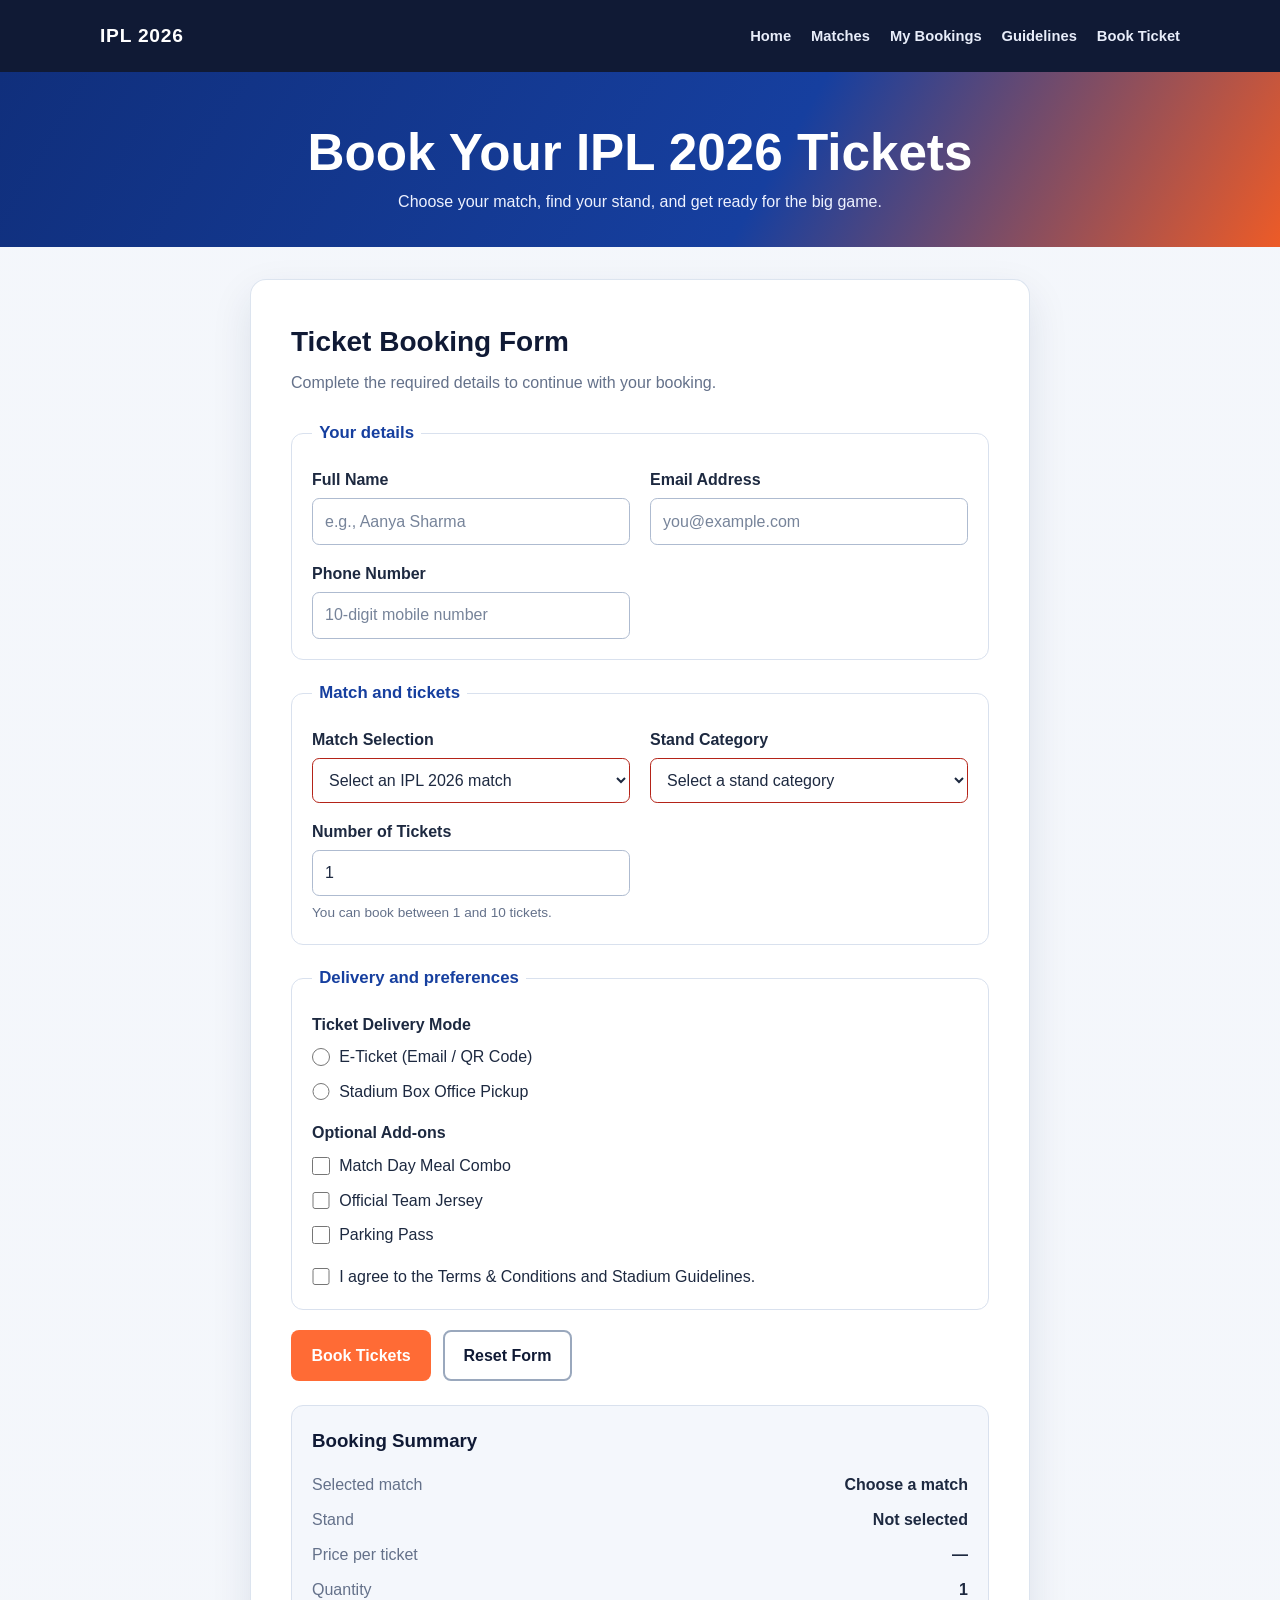
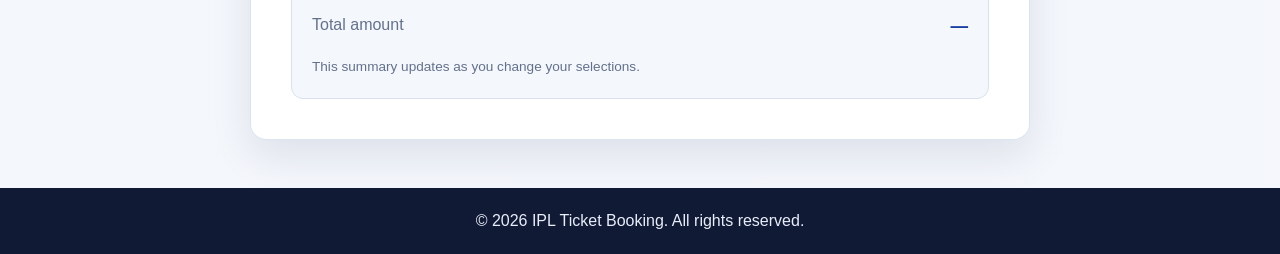
<file: booking.html>
<!DOCTYPE html>
<html lang="en">
  <head>
    <meta charset="utf-8">
    <meta name="viewport" content="width=device-width, initial-scale=1">
    <meta name="description" content="Book your IPL 2026 match tickets.">
    <title>Book Tickets | IPL 2026</title>
    <script src="app.js" defer></script>
    <style>
      :root {
        color-scheme: light;
        --navy: #101a35;
        --blue: #163f9f;
        --orange: #ff6b35;
        --ink: #1d2940;
        --muted: #64718a;
        --page: #f3f6fb;
        --surface: #fff;
        --line: #d9e1ee;
        --valid: #24804a;
        --invalid: #b42318;
        font-family: Inter, "Segoe UI", Roboto, Arial, sans-serif;
      }

      * {
        box-sizing: border-box;
      }

      body {
        min-width: 320px;
        margin: 0;
        background:
          linear-gradient(rgb(243 246 251 / 92%), rgb(243 246 251 / 92%)),
          url("https://i.pinimg.com/236x/5c/45/ab/5c45ab74aacdd85530a22ef5fd481e48.jpg?nii=t")
            center / cover fixed;
        color: var(--ink);
        line-height: 1.6;
      }

      a {
        color: #b9ccff;
        font-weight: 650;
        text-decoration: none;
      }

      a:hover {
        color: #ffb18e;
      }

      a:focus-visible,
      button:focus-visible,
      input:focus-visible,
      select:focus-visible {
        outline: 3px solid #ffab73;
        outline-offset: 3px;
      }

      nav {
        display: flex;
        min-height: 72px;
        align-items: center;
        justify-content: space-between;
        gap: 1rem 2rem;
        padding: 0.8rem max(5vw, calc((100vw - 1080px) / 2));
        background: var(--navy);
        box-shadow: 0 6px 20px rgb(10 20 44 / 18%);
      }

      .brand {
        flex: 0 0 auto;
        color: #fff;
        font-size: 1.2rem;
        font-weight: 850;
        letter-spacing: 0.04em;
      }

      nav ul {
        display: flex;
        flex-wrap: wrap;
        justify-content: flex-end;
        gap: 0.4rem 1.25rem;
        margin: 0;
        padding: 0;
        list-style: none;
      }

      nav li a {
        color: #e8edfa;
        font-size: 0.92rem;
      }

      header {
        padding: 3.25rem 1.25rem 2rem;
        background: linear-gradient(120deg, #102f7c, #163f9f 60%, #ed5b27);
        color: #fff;
        text-align: center;
      }

      header h1 {
        margin: 0 0 0.4rem;
        font-size: clamp(2rem, 5vw, 3.2rem);
        line-height: 1.15;
      }

      header p {
        margin: 0;
        color: #eef2ff;
      }

      main {
        width: min(100% - 2rem, 780px);
        margin: 2rem auto 3rem;
      }

      section {
        padding: clamp(1.25rem, 4vw, 2.5rem);
        border: 1px solid rgb(217 225 238 / 90%);
        border-radius: 1rem;
        background: rgb(255 255 255 / 96%);
        box-shadow: 0 16px 40px rgb(22 39 75 / 10%);
      }

      section > h2 {
        margin: 0 0 0.35rem;
        color: var(--navy);
        font-size: 1.75rem;
      }

      .intro {
        margin: 0 0 1.5rem;
        color: var(--muted);
      }

      fieldset {
        display: grid;
        grid-template-columns: repeat(2, minmax(0, 1fr));
        gap: 1rem 1.25rem;
        min-width: 0;
        margin: 0 0 1.25rem;
        padding: 1.25rem;
        border: 1px solid var(--line);
        border-radius: 0.75rem;
      }

      legend {
        padding: 0 0.45rem;
        color: var(--blue);
        font-size: 1.05rem;
        font-weight: 750;
      }

      .field {
        display: flex;
        min-width: 0;
        flex-direction: column;
        gap: 0.35rem;
      }

      .field > label,
      .group-label {
        font-weight: 700;
      }

      input:not([type="radio"]):not([type="checkbox"]),
      select {
        width: 100%;
        min-height: 2.8rem;
        padding: 0.6rem 0.75rem;
        border: 1px solid #aebbd0;
        border-radius: 0.45rem;
        background: var(--surface);
        color: var(--ink);
        font: inherit;
        transition: border-color 150ms ease, box-shadow 150ms ease;
      }

      input::placeholder {
        color: #77849a;
      }

      input:focus,
      select:focus {
        border-color: var(--blue);
        box-shadow: 0 0 0 3px rgb(22 63 159 / 14%);
      }

      input:valid,
      select:valid {
        border-color: var(--valid);
      }

      input:invalid,
      select:invalid {
        border-color: var(--invalid);
      }

      .help {
        margin: 0;
        color: var(--muted);
        font-size: 0.85rem;
      }

      .choice-group {
        grid-column: 1 / -1;
      }

      .choices {
        display: grid;
        gap: 0.55rem;
        margin-top: 0.45rem;
      }

      .choice {
        display: flex;
        align-items: flex-start;
        gap: 0.6rem;
      }

      .choice input {
        width: 1.1rem;
        height: 1.1rem;
        flex: 0 0 auto;
        margin: 0.25rem 0 0;
        accent-color: var(--blue);
      }

      .choice label {
        cursor: pointer;
      }

      .actions {
        display: flex;
        flex-wrap: wrap;
        gap: 0.75rem;
        margin-top: 0.25rem;
      }

      button {
        min-height: 2.9rem;
        padding: 0.65rem 1.15rem;
        border: 2px solid transparent;
        border-radius: 0.5rem;
        cursor: pointer;
        font: inherit;
        font-weight: 750;
      }

      button[type="submit"] {
        background: var(--orange);
        color: #fff;
      }

      button[type="submit"]:hover {
        background: #e95724;
      }

      button[type="reset"] {
        border-color: #9aa8bd;
        background: #fff;
        color: var(--navy);
      }

      footer {
        padding: 1.25rem;
        background: var(--navy);
        color: #e8edfa;
        text-align: center;
      }

      footer p {
        margin: 0;
      }

      .booking-summary {
        margin-top: 1.5rem;
        border: 1px solid var(--line);
        border-radius: 0.75rem;
        padding: 1.25rem;
        background: #f4f7fc;
      }

      .booking-summary h3 {
        margin: 0;
        color: var(--navy);
      }

      .booking-summary dl {
        display: grid;
        grid-template-columns: minmax(0, 1fr) minmax(0, 1.3fr);
        gap: 0.6rem 1rem;
        margin: 1rem 0;
      }

      .booking-summary dt {
        color: var(--muted);
      }

      .booking-summary dd {
        margin: 0;
        overflow-wrap: anywhere;
        font-weight: 700;
        text-align: right;
      }

      .booking-summary [data-summary-total] {
        color: var(--blue);
        font-size: 1.1rem;
      }

      .toast-container {
        position: fixed;
        z-index: 20;
        right: max(1rem, env(safe-area-inset-right));
        bottom: max(1rem, env(safe-area-inset-bottom));
        max-width: min(24rem, calc(100vw - 2rem));
        padding: 0.85rem 1rem;
        transform: translateY(0.75rem);
        border-left: 4px solid #65a8ff;
        border-radius: 0.6rem;
        background: var(--navy);
        box-shadow: 0 10px 28px rgb(10 20 44 / 24%);
        color: #fff;
        opacity: 0;
        pointer-events: none;
        transition: opacity 180ms ease, transform 180ms ease;
      }

      .toast-container.is-visible {
        transform: translateY(0);
        opacity: 1;
      }

      .toast-success {
        border-left-color: #51c878;
      }

      .toast-warning {
        border-left-color: #ffbd4a;
      }

      .toast-error {
        border-left-color: #ff6b6b;
      }

      @media (max-width: 640px) {
        nav {
          align-items: flex-start;
          flex-direction: column;
        }

        nav ul {
          justify-content: flex-start;
        }

        fieldset {
          grid-template-columns: 1fr;
        }

        .choice-group {
          grid-column: auto;
        }
      }
    </style>
  </head>
  <body>
    <nav aria-label="Main navigation">
      <a class="brand" href="index.html">IPL 2026</a>
      <ul>
        <li><a href="index.html">Home</a></li>
        <li><a href="index.html#matches">Matches</a></li>
        <li><a href="index.html#my-bookings">My Bookings</a></li>
        <li><a href="index.html#guidelines">Guidelines</a></li>
        <li><a href="booking.html#booking-form" aria-current="page">Book Ticket</a></li>
      </ul>
    </nav>

    <header>
      <h1>Book Your IPL 2026 Tickets</h1>
      <p>Choose your match, find your stand, and get ready for the big game.</p>
    </header>

    <main>
      <section aria-labelledby="booking-heading">
        <h2 id="booking-heading">Ticket Booking Form</h2>
        <p class="intro">Complete the required details to continue with your booking.</p>

        <form id="booking-form" data-booking-form action="booking.html" method="get" tabindex="-1">
          <fieldset>
            <legend>Your details</legend>
            <div class="field">
              <label for="full-name">Full Name</label>
              <input
                id="full-name"
                name="fullName"
                type="text"
                autocomplete="name"
                minlength="3"
                maxlength="50"
                placeholder="e.g., Aanya Sharma"
                title="Enter your full name (3 to 50 characters)"
                required>
            </div>
            <div class="field">
              <label for="email">Email Address</label>
              <input
                id="email"
                name="email"
                type="email"
                autocomplete="email"
                maxlength="100"
                placeholder="you@example.com"
                required>
            </div>
            <div class="field">
              <label for="phone">Phone Number</label>
              <input
                id="phone"
                name="phone"
                type="tel"
                autocomplete="tel"
                minlength="10"
                maxlength="10"
                pattern="[0-9]{10}"
                placeholder="10-digit mobile number"
                title="Enter a valid 10-digit mobile number"
                required>
            </div>
          </fieldset>

          <fieldset>
            <legend>Match and tickets</legend>
            <div class="field">
              <label for="match">Match Selection</label>
              <select id="match" name="match" required>
                <option value="" disabled selected>Select an IPL 2026 match</option>
                <option value="csk-mi" data-match-number="1">Match 1: 28 Mar — Chennai Super Kings vs Mumbai Indians, Chennai</option>
                <option value="rcb-kkr" data-match-number="2">Match 2: 29 Mar — Royal Challengers Bengaluru vs Kolkata Knight Riders, Bengaluru</option>
                <option value="rr-dc" data-match-number="3">Match 3: 30 Mar — Rajasthan Royals vs Delhi Capitals, Jaipur</option>
                <option value="srh-lsg" data-match-number="4">Match 4: 31 Mar — Sunrisers Hyderabad vs Lucknow Super Giants, Hyderabad</option>
                <option value="gt-pbks" data-match-number="5">Match 5: 1 Apr — Gujarat Titans vs Punjab Kings, Ahmedabad</option>
              </select>
            </div>
            <div class="field">
              <label for="stand">Stand Category</label>
              <select id="stand" name="stand" required>
                <option value="" disabled selected>Select a stand category</option>
                <option value="general" data-label="General Stand" data-price="1000">General Stand — ₹1,000</option>
                <option value="premium" data-label="Premium Stand" data-price="3500">Premium Stand — ₹3,500</option>
                <option value="vip" data-label="VIP Pavilion" data-price="8000">VIP Pavilion — ₹8,000</option>
                <option value="corporate" data-label="Corporate Box" data-price="12000">Corporate Box — ₹12,000</option>
              </select>
            </div>
            <div class="field">
              <label for="quantity">Number of Tickets</label>
              <input id="quantity" name="quantity" type="number" min="1" max="10" step="1" value="1" required>
              <p class="help">You can book between 1 and 10 tickets.</p>
            </div>
          </fieldset>

          <fieldset>
            <legend>Delivery and preferences</legend>
            <div class="choice-group">
              <span class="group-label" id="delivery-label">Ticket Delivery Mode</span>
              <div class="choices" role="group" aria-labelledby="delivery-label">
                <div class="choice">
                  <input id="delivery-email" name="delivery" type="radio" value="e-ticket" required>
                  <label for="delivery-email">E-Ticket (Email / QR Code)</label>
                </div>
                <div class="choice">
                  <input id="delivery-pickup" name="delivery" type="radio" value="box-office" required>
                  <label for="delivery-pickup">Stadium Box Office Pickup</label>
                </div>
              </div>
            </div>

            <div class="choice-group">
              <span class="group-label" id="addons-label">Optional Add-ons</span>
              <div class="choices" role="group" aria-labelledby="addons-label">
                <div class="choice">
                  <input id="meal" name="addons" type="checkbox" value="meal">
                  <label for="meal">Match Day Meal Combo</label>
                </div>
                <div class="choice">
                  <input id="jersey" name="addons" type="checkbox" value="jersey">
                  <label for="jersey">Official Team Jersey</label>
                </div>
                <div class="choice">
                  <input id="parking" name="addons" type="checkbox" value="parking">
                  <label for="parking">Parking Pass</label>
                </div>
              </div>
            </div>

            <div class="choice-group">
              <div class="choice">
                <input id="terms" name="terms" type="checkbox" required>
                <label for="terms">I agree to the Terms &amp; Conditions and Stadium Guidelines.</label>
              </div>
            </div>
          </fieldset>

          <div class="actions">
            <button type="submit">Book Tickets</button>
            <button type="reset">Reset Form</button>
          </div>
        </form>

        <aside class="booking-summary" aria-labelledby="booking-summary-heading" data-booking-summary>
          <h3 id="booking-summary-heading">Booking Summary</h3>
          <dl>
            <dt>Selected match</dt>
            <dd data-summary-match>Choose a match</dd>
            <dt>Stand</dt>
            <dd data-summary-stand>Not selected</dd>
            <dt>Price per ticket</dt>
            <dd data-summary-price>—</dd>
            <dt>Quantity</dt>
            <dd data-summary-quantity>0</dd>
            <dt>Total amount</dt>
            <dd data-summary-total>—</dd>
          </dl>
          <p class="help">This summary updates as you change your selections.</p>
        </aside>
      </section>
    </main>

    <footer>
      <p>&copy; 2026 IPL Ticket Booking. All rights reserved.</p>
    </footer>
  </body>
</html>
</file>
